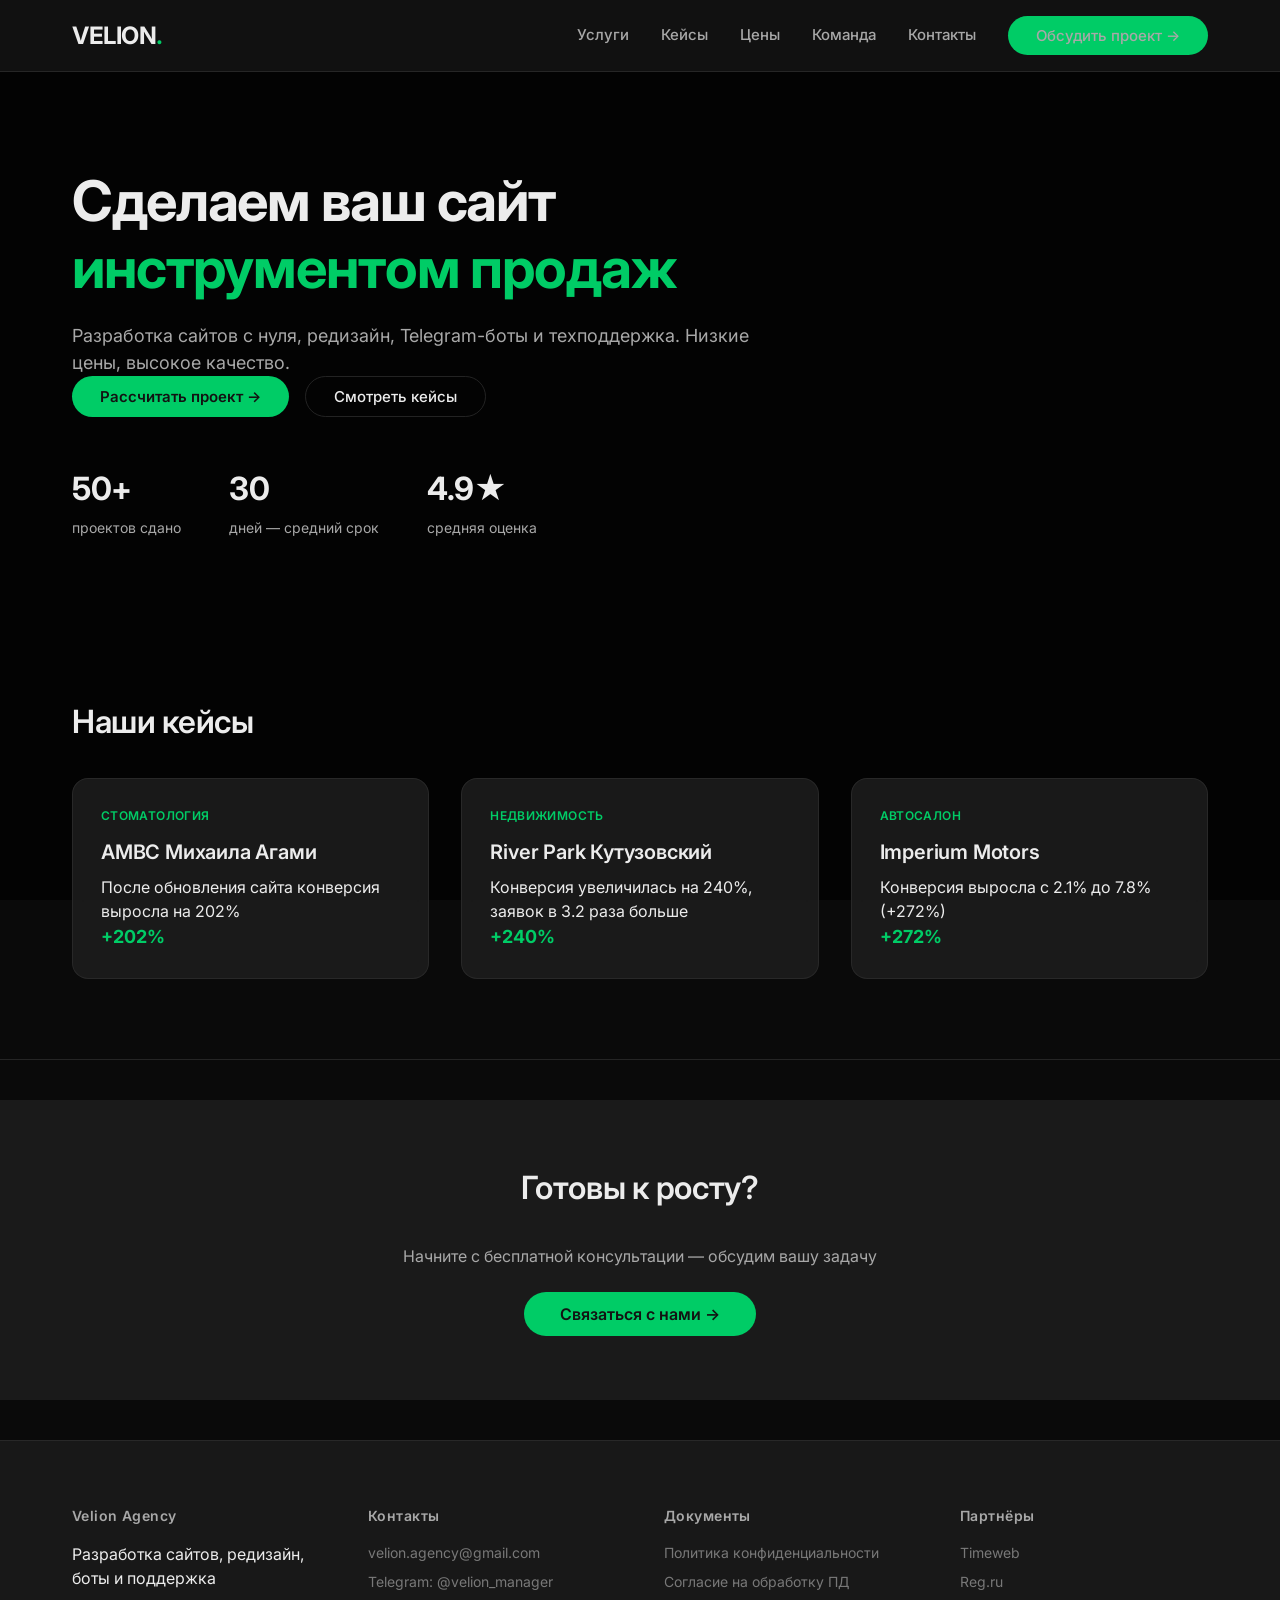
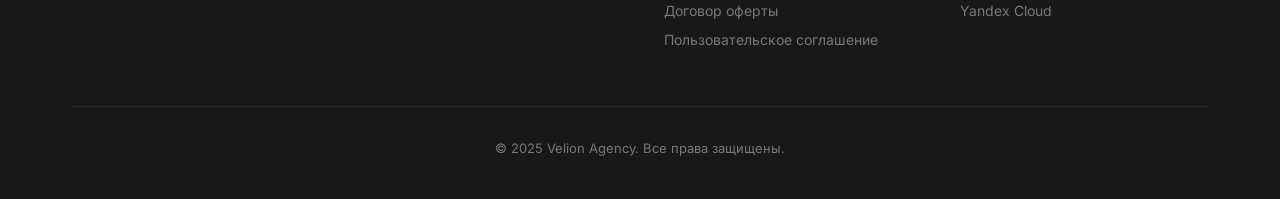
<file: index.html>
<!DOCTYPE html>
<html lang="ru">
<head>
  <meta charset="UTF-8">
  <meta name="viewport" content="width=device-width, initial-scale=1.0">
  <title>Velion Agency — разработка сайтов, редизайн, боты</title>
  <link href="https://fonts.googleapis.com/css2?family=Inter:opsz,wght@14..32,300;14..32,400;14..32,500;14..32,600;14..32,700;14..32,800&display=swap" rel="stylesheet">
  <link rel="stylesheet" href="styles.css">
</head>
<body>
  <header class="header">
    <div class="container">
      <nav class="nav">
        <a href="index.html" class="logo">VELION<span>.</span></a>
        <div class="nav-links" id="navLinks">
          <a href="services.html">Услуги</a>
          <a href="cases.html">Кейсы</a>
          <a href="prices.html">Цены</a>
          <a href="team.html">Команда</a>
          <a href="contacts.html">Контакты</a>
          <a href="prices.html" class="btn btn-primary">Обсудить проект →</a>
        </div>
        <button class="mobile-toggle" id="mobileToggle">☰</button>
      </nav>
    </div>
  </header>

  <main>
    <section class="hero">
      <div class="container">
        <div class="hero-grid">
          <h1>Сделаем ваш сайт <strong>инструментом продаж</strong></h1>
          <p class="hero-subtitle">Разработка сайтов с нуля, редизайн, Telegram-боты и техподдержка. Низкие цены, высокое качество.</p>
          <div style="display: flex; gap: 16px; flex-wrap: wrap;">
            <a href="prices.html" class="btn btn-primary">Рассчитать проект →</a>
            <a href="cases.html" class="btn btn-outline">Смотреть кейсы</a>
          </div>
          <div class="stats">
            <div class="stat"><h3>50+</h3><p>проектов сдано</p></div>
            <div class="stat"><h3>30</h3><p>дней — средний срок</p></div>
            <div class="stat"><h3>4.9★</h3><p>средняя оценка</p></div>
          </div>
        </div>
      </div>
    </section>

    <section class="section">
      <div class="container">
        <h2>Наши кейсы</h2>
        <div class="cards-grid">
          <div class="card">
            <span class="case-meta">Стоматология</span>
            <h3>AMBC Михаила Агами</h3>
            <p>После обновления сайта конверсия выросла на 202%</p>
            <div class="result-value">+202%</div>
          </div>
          <div class="card">
            <span class="case-meta">Недвижимость</span>
            <h3>River Park Кутузовский</h3>
            <p>Конверсия увеличилась на 240%, заявок в 3.2 раза больше</p>
            <div class="result-value">+240%</div>
          </div>
          <div class="card">
            <span class="case-meta">Автосалон</span>
            <h3>Imperium Motors</h3>
            <p>Конверсия выросла с 2.1% до 7.8% (+272%)</p>
            <div class="result-value">+272%</div>
          </div>
        </div>
      </div>
    </section>

    <section class="section cta-section">
      <div class="container">
        <h2>Готовы к росту?</h2>
        <p>Начните с бесплатной консультации — обсудим вашу задачу</p>
        <a href="contacts.html" class="btn btn-primary btn-large">Связаться с нами →</a>
      </div>
    </section>
  </main>

  <footer class="footer">
    <div class="container">
      <div class="footer-grid">
        <div><h4>Velion Agency</h4><p>Разработка сайтов, редизайн, боты и поддержка</p></div>
        <div><h4>Контакты</h4><a href="mailto:velion.agency@gmail.com">velion.agency@gmail.com</a><a href="https://t.me/velion_manager" target="_blank">Telegram: @velion_manager</a></div>
        <div><h4>Документы</h4><a href="privacy.html">Политика конфиденциальности</a><a href="consent.html">Согласие на обработку ПД</a><a href="offer.html">Договор оферты</a><a href="terms.html">Пользовательское соглашение</a></div>
        <div><h4>Партнёры</h4><span>Timeweb</span><span>Reg.ru</span><span>Yandex Cloud</span></div>
      </div>
      <div class="copyright">© 2025 Velion Agency. Все права защищены.</div>
    </div>
  </footer>
  <script src="script.js"></script>
</body>
</html>
</file>
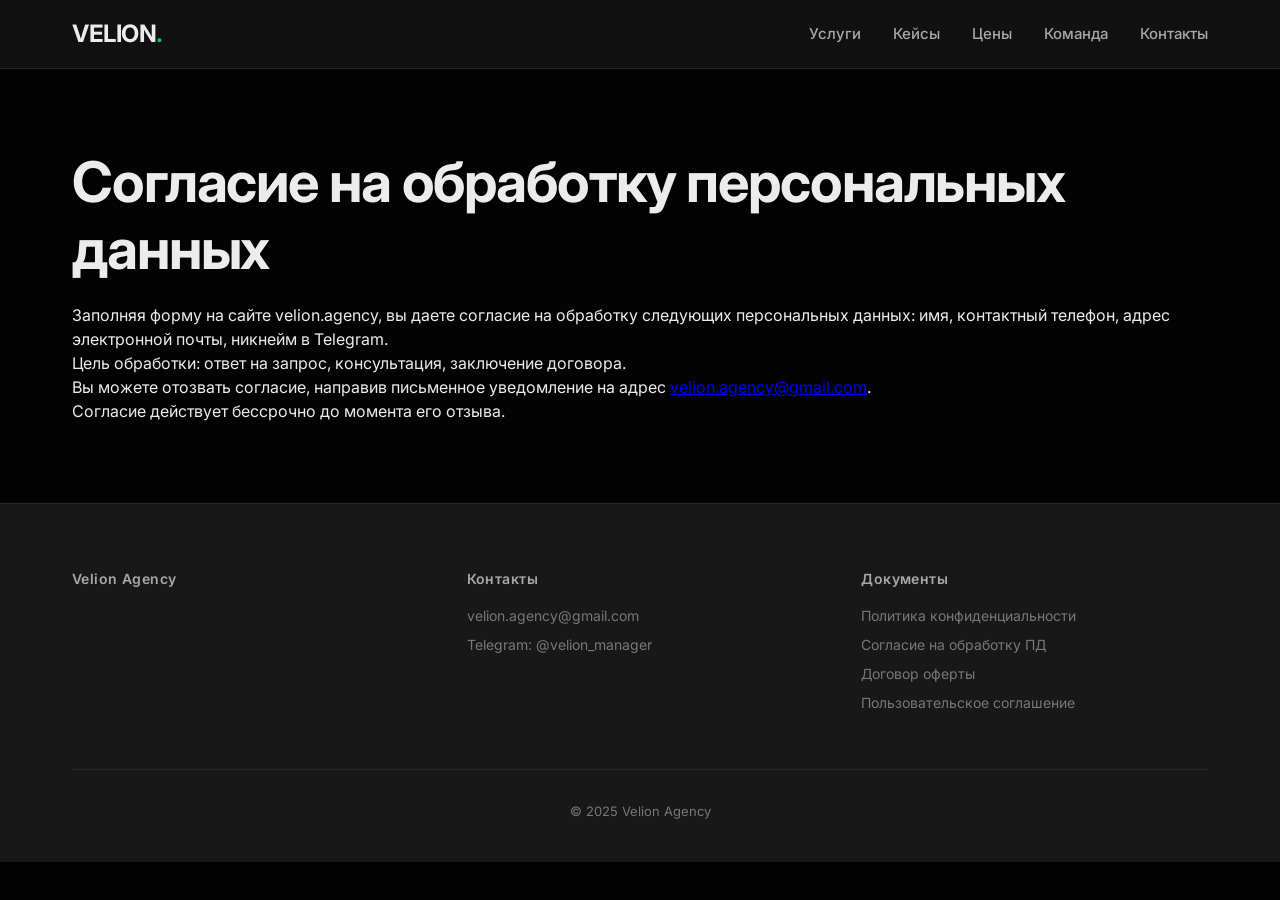
<file: consent.html>
<!DOCTYPE html>
<html lang="ru">
<head>
  <meta charset="UTF-8">
  <meta name="viewport" content="width=device-width, initial-scale=1.0">
  <title>Согласие на обработку персональных данных — Velion Agency</title>
  <link href="https://fonts.googleapis.com/css2?family=Inter:opsz,wght@14..32,300;14..32,400;14..32,500;14..32,600;14..32,700&display=swap" rel="stylesheet">
  <link rel="stylesheet" href="styles.css">
</head>
<body>
  <header class="header">
    <div class="container">
      <nav class="nav">
        <a href="index.html" class="logo">VELION<span>.</span></a>
        <div class="nav-links" id="navLinks">
          <a href="services.html">Услуги</a>
          <a href="cases.html">Кейсы</a>
          <a href="prices.html">Цены</a>
          <a href="team.html">Команда</a>
          <a href="contacts.html">Контакты</a>
        </div>
        <button class="mobile-toggle" id="mobileToggle">☰</button>
      </nav>
    </div>
  </header>

  <main>
    <section class="section">
      <div class="container">
        <h1>Согласие на обработку персональных данных</h1>
        <p>Заполняя форму на сайте velion.agency, вы даете согласие на обработку следующих персональных данных: имя, контактный телефон, адрес электронной почты, никнейм в Telegram.</p>
        <p>Цель обработки: ответ на запрос, консультация, заключение договора.</p>
        <p>Вы можете отозвать согласие, направив письменное уведомление на адрес <a href="mailto:velion.agency@gmail.com">velion.agency@gmail.com</a>.</p>
        <p>Согласие действует бессрочно до момента его отзыва.</p>
      </div>
    </section>
  </main>

  <footer class="footer">
    <div class="container">
      <div class="footer-grid">
        <div><h4>Velion Agency</h4></div>
        <div><h4>Контакты</h4><a href="mailto:velion.agency@gmail.com">velion.agency@gmail.com</a><a href="https://t.me/velion_manager">Telegram: @velion_manager</a></div>
        <div><h4>Документы</h4><a href="privacy.html">Политика конфиденциальности</a><a href="consent.html">Согласие на обработку ПД</a><a href="offer.html">Договор оферты</a><a href="terms.html">Пользовательское соглашение</a></div>
      </div>
      <div class="copyright">© 2025 Velion Agency</div>
    </div>
  </footer>
  <script src="script.js"></script>
</body>
</html>
</file>
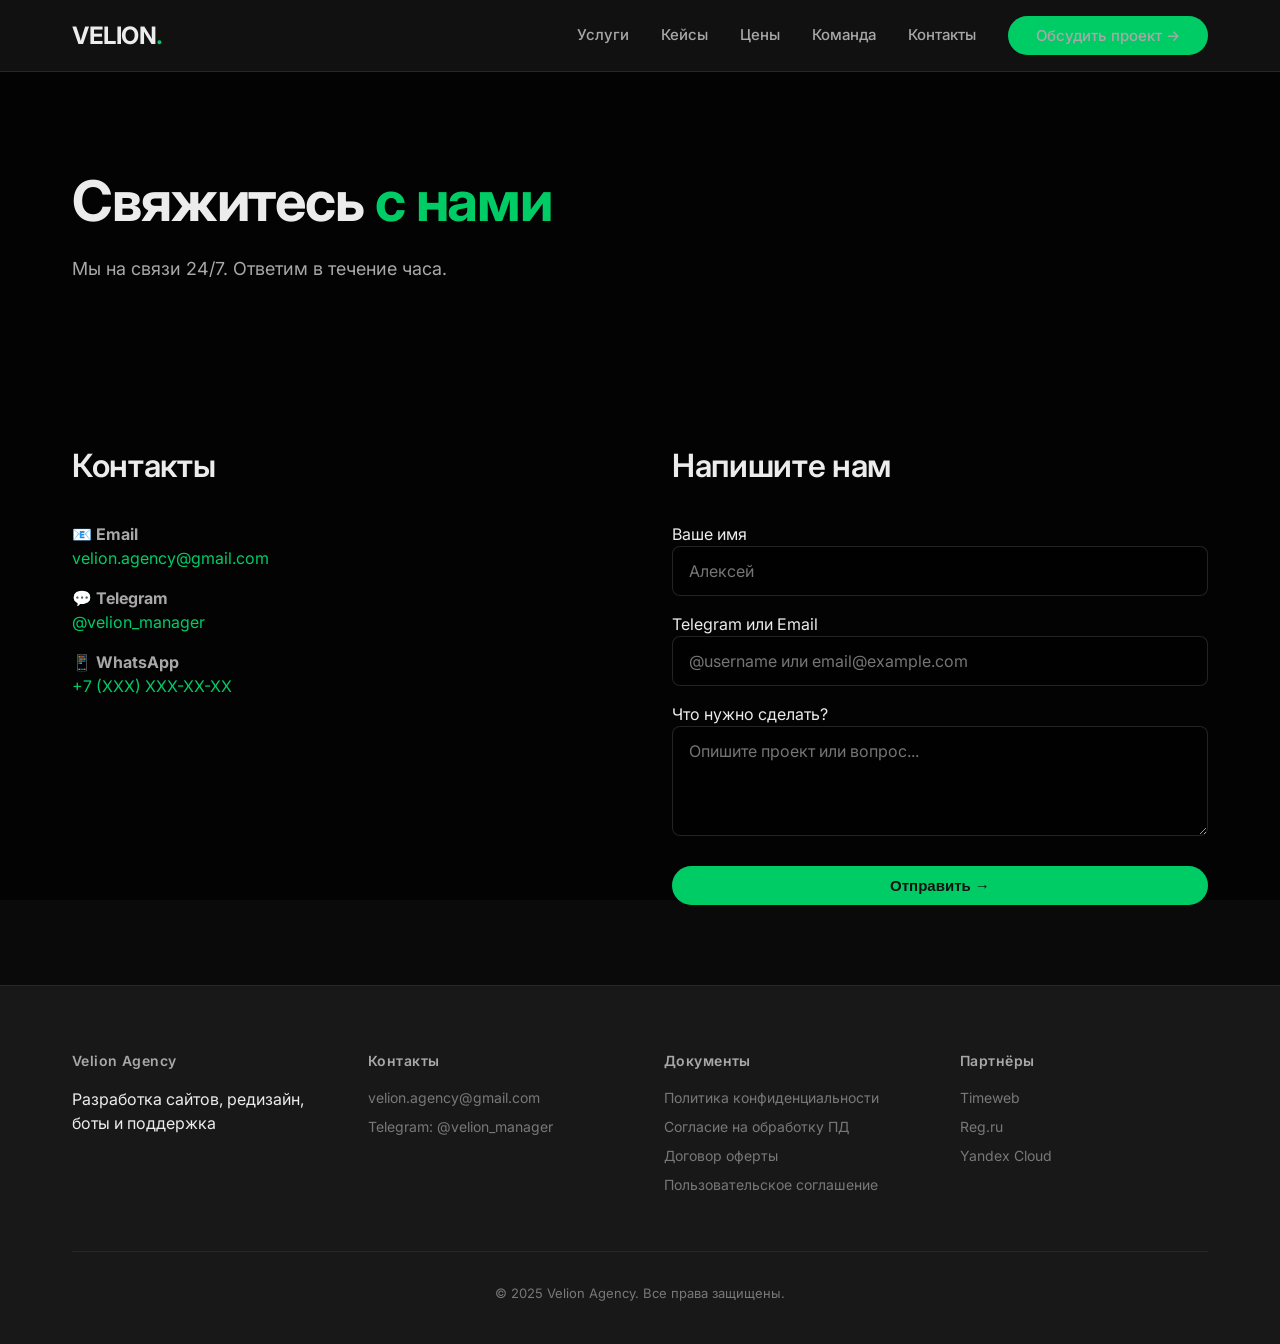
<file: contacts.html>
<!DOCTYPE html>
<html lang="ru">
<head>
  <meta charset="UTF-8">
  <meta name="viewport" content="width=device-width, initial-scale=1.0">
  <title>Контакты — Velion Agency</title>
  <link href="https://fonts.googleapis.com/css2?family=Inter:opsz,wght@14..32,300;14..32,400;14..32,500;14..32,600;14..32,700;14..32,800&display=swap" rel="stylesheet">
  <link rel="stylesheet" href="styles.css">
</head>
<body>
  <header class="header">
    <div class="container">
      <nav class="nav">
        <a href="index.html" class="logo">VELION<span>.</span></a>
        <div class="nav-links" id="navLinks">
          <a href="services.html">Услуги</a>
          <a href="cases.html">Кейсы</a>
          <a href="prices.html">Цены</a>
          <a href="team.html">Команда</a>
          <a href="contacts.html">Контакты</a>
          <a href="prices.html" class="btn btn-primary">Обсудить проект →</a>
        </div>
        <button class="mobile-toggle" id="mobileToggle">☰</button>
      </nav>
    </div>
  </header>

  <main>
    <section class="hero">
      <div class="container">
        <div class="hero-grid">
          <h1>Свяжитесь <strong>с нами</strong></h1>
          <p class="hero-subtitle">Мы на связи 24/7. Ответим в течение часа.</p>
        </div>
      </div>
    </section>

    <section class="section">
      <div class="container">
        <div class="contacts-grid">
          <div class="contact-info">
            <h2>Контакты</h2>
            <div style="margin-top: 24px;">
              <p><strong>📧 Email</strong><br><a href="mailto:velion.agency@gmail.com">velion.agency@gmail.com</a></p>
              <p><strong>💬 Telegram</strong><br><a href="https://t.me/velion_manager" target="_blank">@velion_manager</a></p>
              <p><strong>📱 WhatsApp</strong><br><a href="https://wa.me/70000000000" target="_blank">+7 (XXX) XXX-XX-XX</a></p>
            </div>
          </div>

          <div>
            <h2>Напишите нам</h2>
            <form style="margin-top: 24px;">
              <div style="margin-bottom: 16px;">
                <label>Ваше имя</label>
                <input type="text" placeholder="Алексей">
              </div>
              <div style="margin-bottom: 16px;">
                <label>Telegram или Email</label>
                <input type="text" placeholder="@username или email@example.com">
              </div>
              <div style="margin-bottom: 24px;">
                <label>Что нужно сделать?</label>
                <textarea rows="4" placeholder="Опишите проект или вопрос..."></textarea>
              </div>
              <button type="submit" class="btn btn-primary" style="width: 100%;">Отправить →</button>
            </form>
          </div>
        </div>
      </div>
    </section>
  </main>

  <footer class="footer">
    <div class="container">
      <div class="footer-grid">
        <div>
          <h4>Velion Agency</h4>
          <p>Разработка сайтов, редизайн, боты и поддержка</p>
        </div>
        <div>
          <h4>Контакты</h4>
          <a href="mailto:velion.agency@gmail.com">velion.agency@gmail.com</a>
          <a href="https://t.me/velion_manager" target="_blank">Telegram: @velion_manager</a>
        </div>
        <div>
          <h4>Документы</h4>
          <a href="privacy.html">Политика конфиденциальности</a>
          <a href="consent.html">Согласие на обработку ПД</a>
          <a href="offer.html">Договор оферты</a>
          <a href="terms.html">Пользовательское соглашение</a>
        </div>
        <div>
          <h4>Партнёры</h4>
          <span>Timeweb</span>
          <span>Reg.ru</span>
          <span>Yandex Cloud</span>
        </div>
      </div>
      <div class="copyright">© 2025 Velion Agency. Все права защищены.</div>
    </div>
  </footer>
  <script src="script.js"></script>
</body>
</html>
</file>
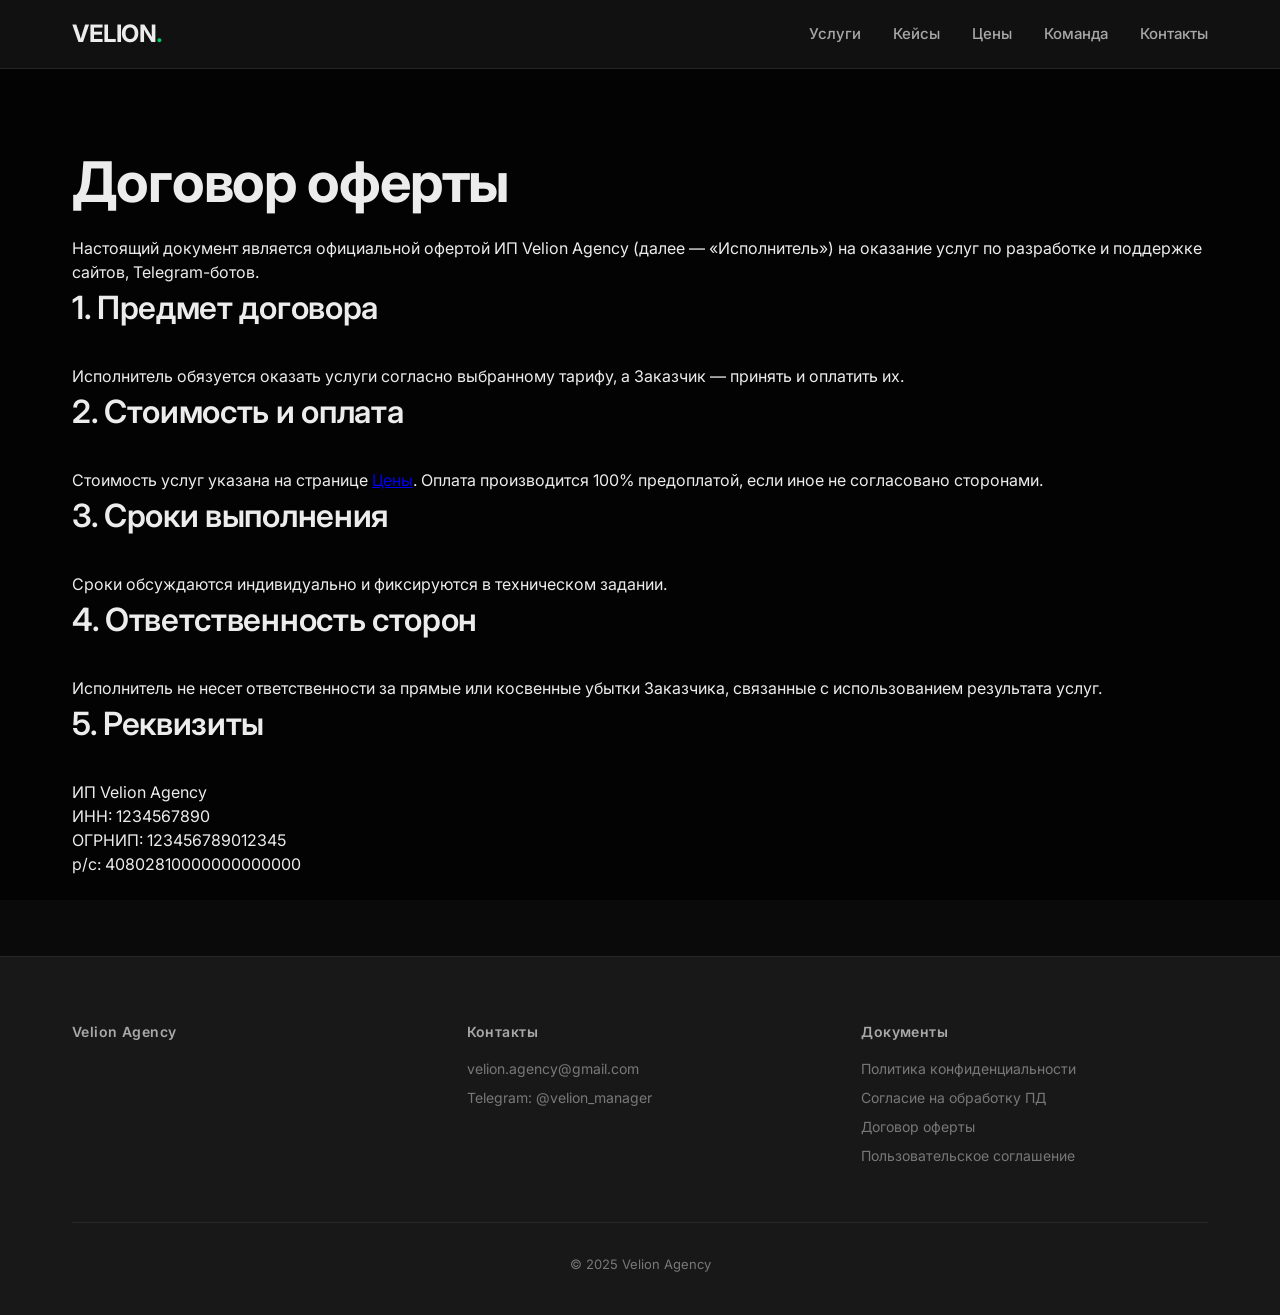
<file: offer.html>
<!DOCTYPE html>
<html lang="ru">
<head>
  <meta charset="UTF-8">
  <meta name="viewport" content="width=device-width, initial-scale=1.0">
  <title>Договор оферты — Velion Agency</title>
  <link href="https://fonts.googleapis.com/css2?family=Inter:opsz,wght@14..32,300;14..32,400;14..32,500;14..32,600;14..32,700&display=swap" rel="stylesheet">
  <link rel="stylesheet" href="styles.css">
</head>
<body>
  <header class="header">
    <div class="container">
      <nav class="nav">
        <a href="index.html" class="logo">VELION<span>.</span></a>
        <div class="nav-links" id="navLinks">
          <a href="services.html">Услуги</a>
          <a href="cases.html">Кейсы</a>
          <a href="prices.html">Цены</a>
          <a href="team.html">Команда</a>
          <a href="contacts.html">Контакты</a>
        </div>
        <button class="mobile-toggle" id="mobileToggle">☰</button>
      </nav>
    </div>
  </header>

  <main>
    <section class="section">
      <div class="container">
        <h1>Договор оферты</h1>
        <p>Настоящий документ является официальной офертой ИП Velion Agency (далее — «Исполнитель») на оказание услуг по разработке и поддержке сайтов, Telegram-ботов.</p>
        
        <h2>1. Предмет договора</h2>
        <p>Исполнитель обязуется оказать услуги согласно выбранному тарифу, а Заказчик — принять и оплатить их.</p>
        
        <h2>2. Стоимость и оплата</h2>
        <p>Стоимость услуг указана на странице <a href="prices.html">Цены</a>. Оплата производится 100% предоплатой, если иное не согласовано сторонами.</p>
        
        <h2>3. Сроки выполнения</h2>
        <p>Сроки обсуждаются индивидуально и фиксируются в техническом задании.</p>
        
        <h2>4. Ответственность сторон</h2>
        <p>Исполнитель не несет ответственности за прямые или косвенные убытки Заказчика, связанные с использованием результата услуг.</p>
        
        <h2>5. Реквизиты</h2>
        <p>ИП Velion Agency<br>ИНН: 1234567890<br>ОГРНИП: 123456789012345<br>р/с: 40802810000000000000</p>
      </div>
    </section>
  </main>

  <footer class="footer">
    <div class="container">
      <div class="footer-grid">
        <div><h4>Velion Agency</h4></div>
        <div><h4>Контакты</h4><a href="mailto:velion.agency@gmail.com">velion.agency@gmail.com</a><a href="https://t.me/velion_manager">Telegram: @velion_manager</a></div>
        <div><h4>Документы</h4><a href="privacy.html">Политика конфиденциальности</a><a href="consent.html">Согласие на обработку ПД</a><a href="offer.html">Договор оферты</a><a href="terms.html">Пользовательское соглашение</a></div>
      </div>
      <div class="copyright">© 2025 Velion Agency</div>
    </div>
  </footer>
  <script src="script.js"></script>
</body>
</html>
</file>
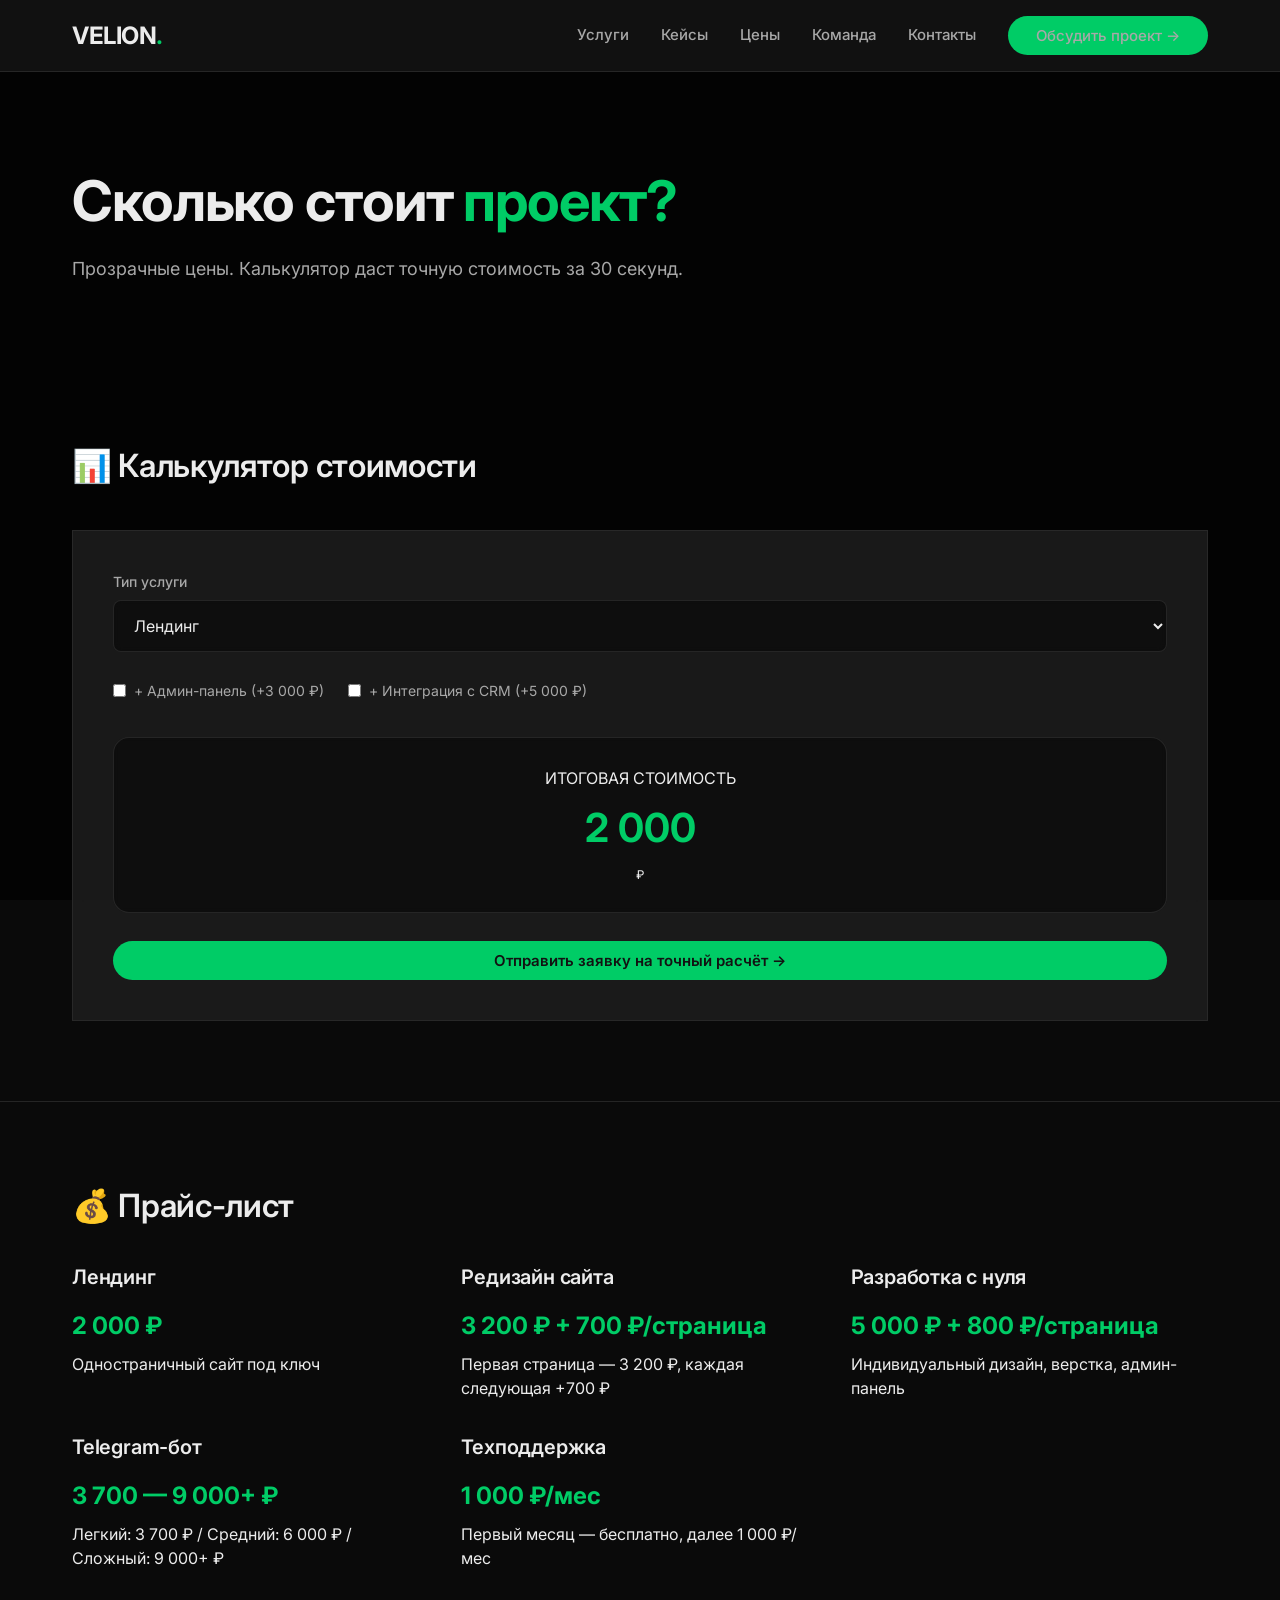
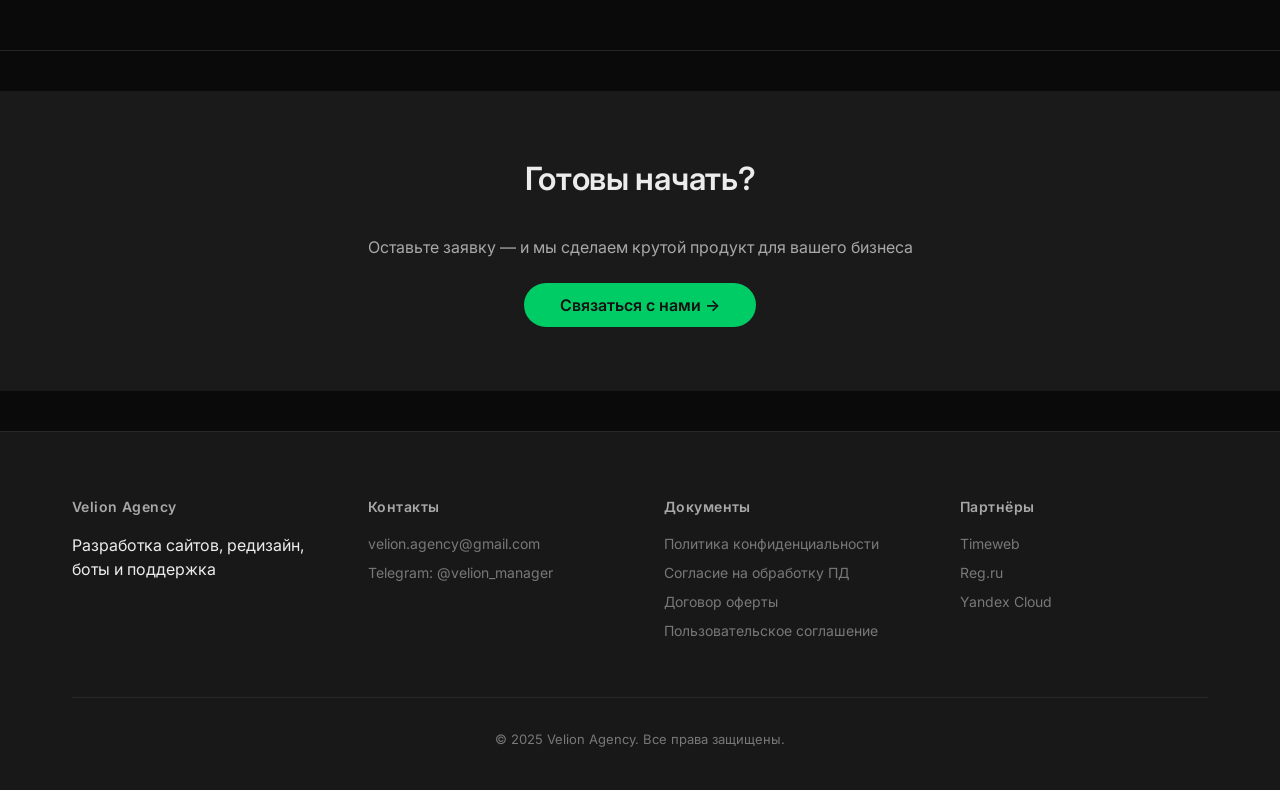
<file: prices.html>
<!DOCTYPE html>
<html lang="ru">
<head>
  <meta charset="UTF-8">
  <meta name="viewport" content="width=device-width, initial-scale=1.0">
  <title>Цены и калькулятор — Velion Agency</title>
  <link href="https://fonts.googleapis.com/css2?family=Inter:opsz,wght@14..32,300;14..32,400;14..32,500;14..32,600;14..32,700;14..32,800&display=swap" rel="stylesheet">
  <link rel="stylesheet" href="styles.css">
</head>
<body>
  <header class="header">
    <div class="container">
      <nav class="nav">
        <a href="index.html" class="logo">VELION<span>.</span></a>
        <div class="nav-links" id="navLinks">
          <a href="services.html">Услуги</a>
          <a href="cases.html">Кейсы</a>
          <a href="prices.html">Цены</a>
          <a href="team.html">Команда</a>
          <a href="contacts.html">Контакты</a>
          <a href="prices.html" class="btn btn-primary">Обсудить проект →</a>
        </div>
        <button class="mobile-toggle" id="mobileToggle">☰</button>
      </nav>
    </div>
  </header>

  <main>
    <section class="hero">
      <div class="container">
        <div class="hero-grid">
          <h1>Сколько стоит <strong>проект?</strong></h1>
          <p class="hero-subtitle">Прозрачные цены. Калькулятор даст точную стоимость за 30 секунд.</p>
        </div>
      </div>
    </section>

    <!-- Калькулятор -->
    <section class="section">
      <div class="container">
        <h2>📊 Калькулятор стоимости</h2>
        <div class="calculator">
          <div class="calc-field">
            <label>Тип услуги</label>
            <select id="serviceType">
              <option value="landing">Лендинг</option>
              <option value="redesign">Редизайн сайта</option>
              <option value="from-scratch">Разработка сайта с нуля</option>
              <option value="bot">Telegram-бот</option>
              <option value="support">Техподдержка</option>
            </select>
          </div>

          <div class="calc-field" id="pagesField" style="display:none;">
            <label>Количество страниц</label>
            <input type="number" id="pages" value="1" min="1" max="50">
          </div>

          <div class="calc-field" id="complexityField" style="display:none;">
            <label>Сложность бота</label>
            <select id="complexity">
              <option value="easy">Легкий — 3 700 ₽</option>
              <option value="medium">Средний — 6 000 ₽</option>
              <option value="hard">Сложный — 9 000 ₽+</option>
            </select>
          </div>

          <div class="calc-field">
            <div class="checkbox-group">
              <label><input type="checkbox" id="needsAdmin"> + Админ-панель (+3 000 ₽)</label>
              <label><input type="checkbox" id="needsCrm"> + Интеграция с CRM (+5 000 ₽)</label>
            </div>
          </div>

          <div class="price-result">
            <div style="margin-bottom: 8px;">ИТОГОВАЯ СТОИМОСТЬ</div>
            <div class="total" id="calculatedPrice">2 000</div>
            <div style="font-size: 0.75rem; margin-top: 8px;">₽</div>
          </div>

          <a href="contacts.html" class="btn btn-primary" style="width: 100%; text-align: center; justify-content: center;">Отправить заявку на точный расчёт →</a>
        </div>
      </div>
    </section>

    <!-- Прайс-лист -->
    <section class="section">
      <div class="container">
        <h2>💰 Прайс-лист</h2>
        <div class="cards-grid">
          <div class="price-card">
            <h3>Лендинг</h3>
            <div class="price">2 000 ₽</div>
            <p>Одностраничный сайт под ключ</p>
          </div>
          <div class="price-card">
            <h3>Редизайн сайта</h3>
            <div class="price">3 200 ₽ + 700 ₽/страница</div>
            <p>Первая страница — 3 200 ₽, каждая следующая +700 ₽</p>
          </div>
          <div class="price-card">
            <h3>Разработка с нуля</h3>
            <div class="price">5 000 ₽ + 800 ₽/страница</div>
            <p>Индивидуальный дизайн, верстка, админ-панель</p>
          </div>
          <div class="price-card">
            <h3>Telegram-бот</h3>
            <div class="price">3 700 — 9 000+ ₽</div>
            <p>Легкий: 3 700 ₽ / Средний: 6 000 ₽ / Сложный: 9 000+ ₽</p>
          </div>
          <div class="price-card">
            <h3>Техподдержка</h3>
            <div class="price">1 000 ₽/мес</div>
            <p>Первый месяц — бесплатно, далее 1 000 ₽/мес</p>
          </div>
        </div>
      </div>
    </section>

    <section class="section cta-section">
      <div class="container">
        <h2>Готовы начать?</h2>
        <p>Оставьте заявку — и мы сделаем крутой продукт для вашего бизнеса</p>
        <a href="contacts.html" class="btn btn-primary btn-large">Связаться с нами →</a>
      </div>
    </section>
  </main>

  <footer class="footer">
    <div class="container">
      <div class="footer-grid">
        <div>
          <h4>Velion Agency</h4>
          <p>Разработка сайтов, редизайн, боты и поддержка</p>
        </div>
        <div>
          <h4>Контакты</h4>
          <a href="mailto:velion.agency@gmail.com">velion.agency@gmail.com</a>
          <a href="https://t.me/velion_manager" target="_blank">Telegram: @velion_manager</a>
        </div>
        <div>
          <h4>Документы</h4>
          <a href="privacy.html">Политика конфиденциальности</a>
          <a href="consent.html">Согласие на обработку ПД</a>
          <a href="offer.html">Договор оферты</a>
          <a href="terms.html">Пользовательское соглашение</a>
        </div>
        <div>
          <h4>Партнёры</h4>
          <span>Timeweb</span>
          <span>Reg.ru</span>
          <span>Yandex Cloud</span>
        </div>
      </div>
      <div class="copyright">© 2025 Velion Agency. Все права защищены.</div>
    </div>
  </footer>
  <script src="script.js"></script>
</body>
</html>
</file>
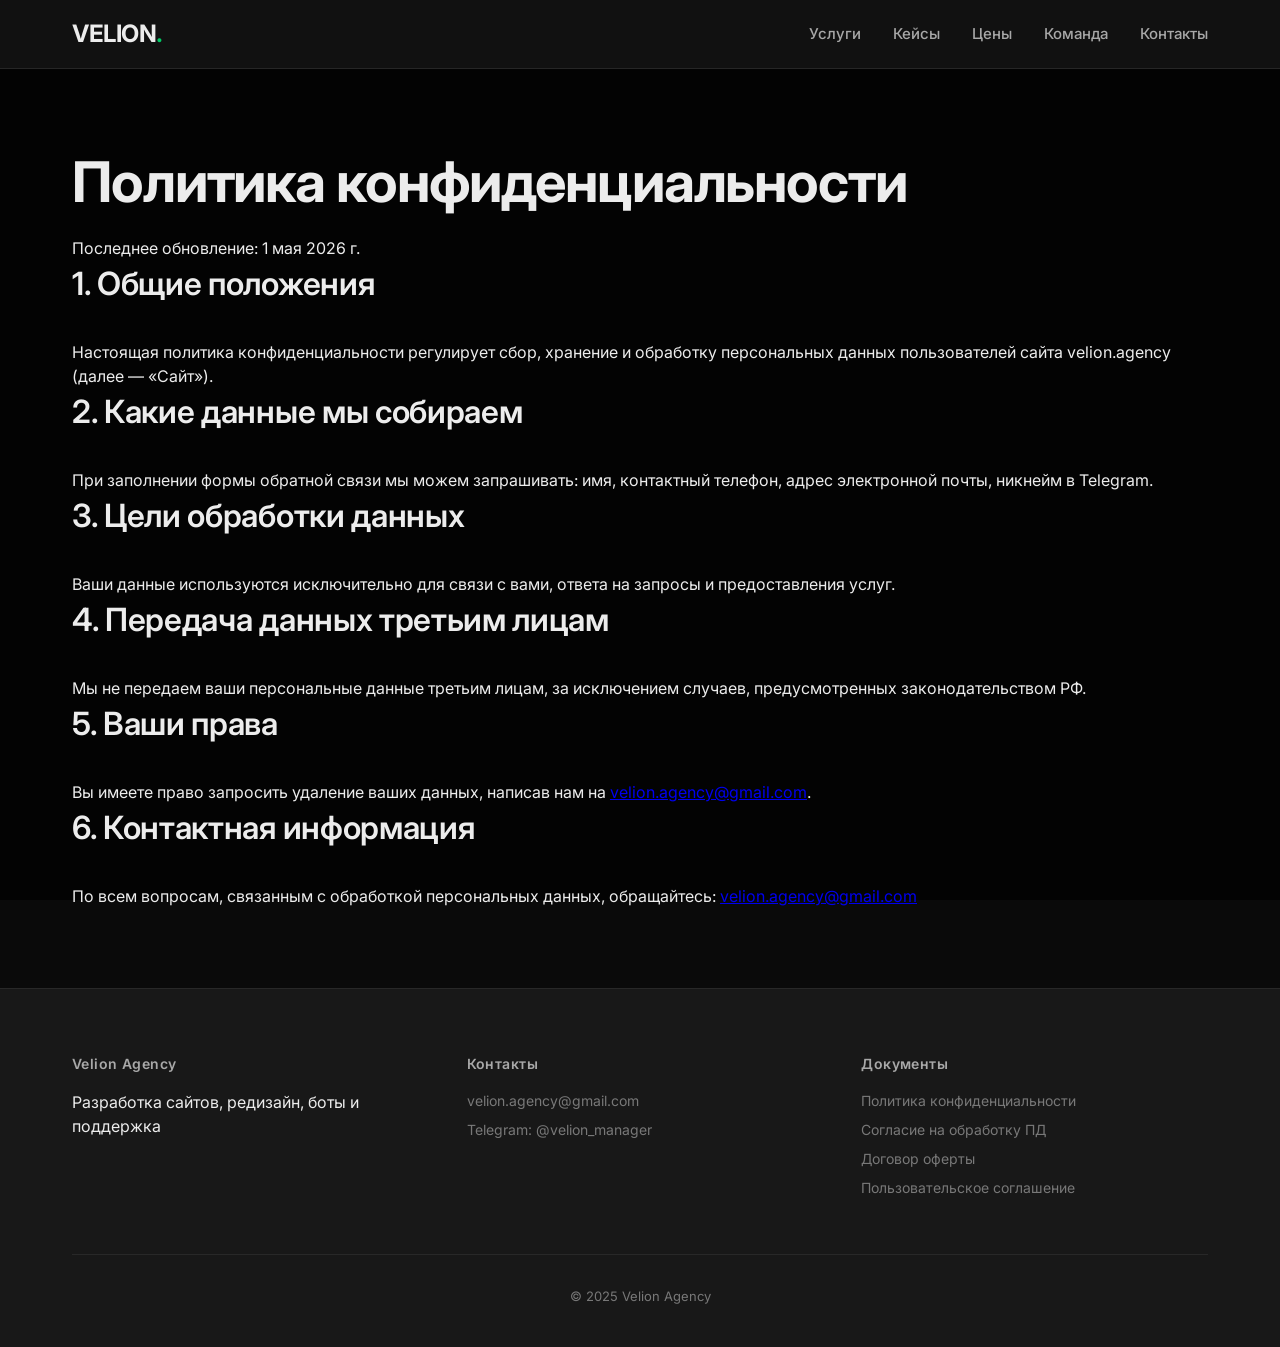
<file: privacy.html>
<!DOCTYPE html>
<html lang="ru">
<head>
  <meta charset="UTF-8">
  <meta name="viewport" content="width=device-width, initial-scale=1.0">
  <title>Политика конфиденциальности — Velion Agency</title>
  <link href="https://fonts.googleapis.com/css2?family=Inter:opsz,wght@14..32,300;14..32,400;14..32,500;14..32,600;14..32,700&display=swap" rel="stylesheet">
  <link rel="stylesheet" href="styles.css">
</head>
<body>
  <header class="header">
    <div class="container">
      <nav class="nav">
        <a href="index.html" class="logo">VELION<span>.</span></a>
        <div class="nav-links" id="navLinks">
          <a href="services.html">Услуги</a>
          <a href="cases.html">Кейсы</a>
          <a href="prices.html">Цены</a>
          <a href="team.html">Команда</a>
          <a href="contacts.html">Контакты</a>
        </div>
        <button class="mobile-toggle" id="mobileToggle">☰</button>
      </nav>
    </div>
  </header>

  <main>
    <section class="section">
      <div class="container">
        <h1>Политика конфиденциальности</h1>
        <p>Последнее обновление: 1 мая 2026 г.</p>
        
        <h2>1. Общие положения</h2>
        <p>Настоящая политика конфиденциальности регулирует сбор, хранение и обработку персональных данных пользователей сайта velion.agency (далее — «Сайт»).</p>
        
        <h2>2. Какие данные мы собираем</h2>
        <p>При заполнении формы обратной связи мы можем запрашивать: имя, контактный телефон, адрес электронной почты, никнейм в Telegram.</p>
        
        <h2>3. Цели обработки данных</h2>
        <p>Ваши данные используются исключительно для связи с вами, ответа на запросы и предоставления услуг.</p>
        
        <h2>4. Передача данных третьим лицам</h2>
        <p>Мы не передаем ваши персональные данные третьим лицам, за исключением случаев, предусмотренных законодательством РФ.</p>
        
        <h2>5. Ваши права</h2>
        <p>Вы имеете право запросить удаление ваших данных, написав нам на <a href="mailto:velion.agency@gmail.com">velion.agency@gmail.com</a>.</p>
        
        <h2>6. Контактная информация</h2>
        <p>По всем вопросам, связанным с обработкой персональных данных, обращайтесь: <a href="mailto:velion.agency@gmail.com">velion.agency@gmail.com</a></p>
      </div>
    </section>
  </main>

  <footer class="footer">
    <div class="container">
      <div class="footer-grid">
        <div><h4>Velion Agency</h4><p>Разработка сайтов, редизайн, боты и поддержка</p></div>
        <div><h4>Контакты</h4><a href="mailto:velion.agency@gmail.com">velion.agency@gmail.com</a><a href="https://t.me/velion_manager">Telegram: @velion_manager</a></div>
        <div><h4>Документы</h4><a href="privacy.html">Политика конфиденциальности</a><a href="consent.html">Согласие на обработку ПД</a><a href="offer.html">Договор оферты</a><a href="terms.html">Пользовательское соглашение</a></div>
      </div>
      <div class="copyright">© 2025 Velion Agency</div>
    </div>
  </footer>
  <script src="script.js"></script>
</body>
</html>
</file>
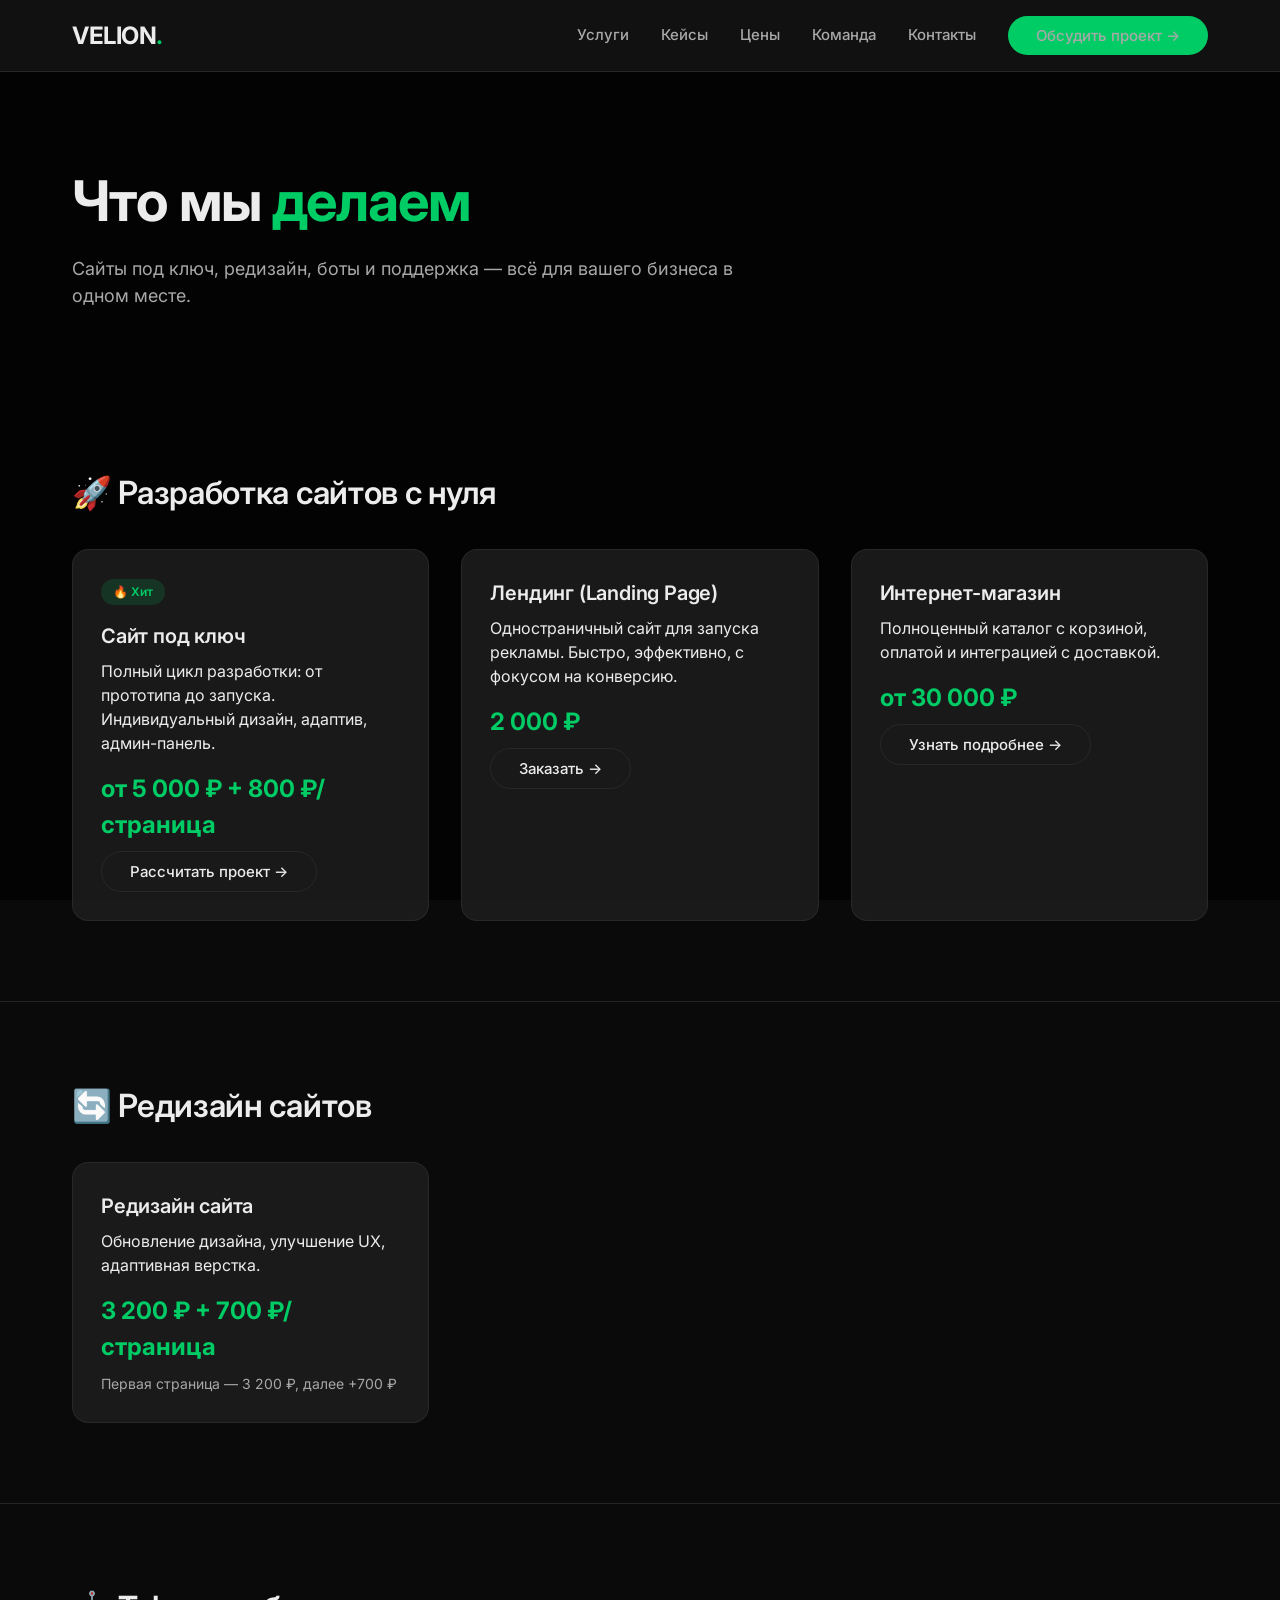
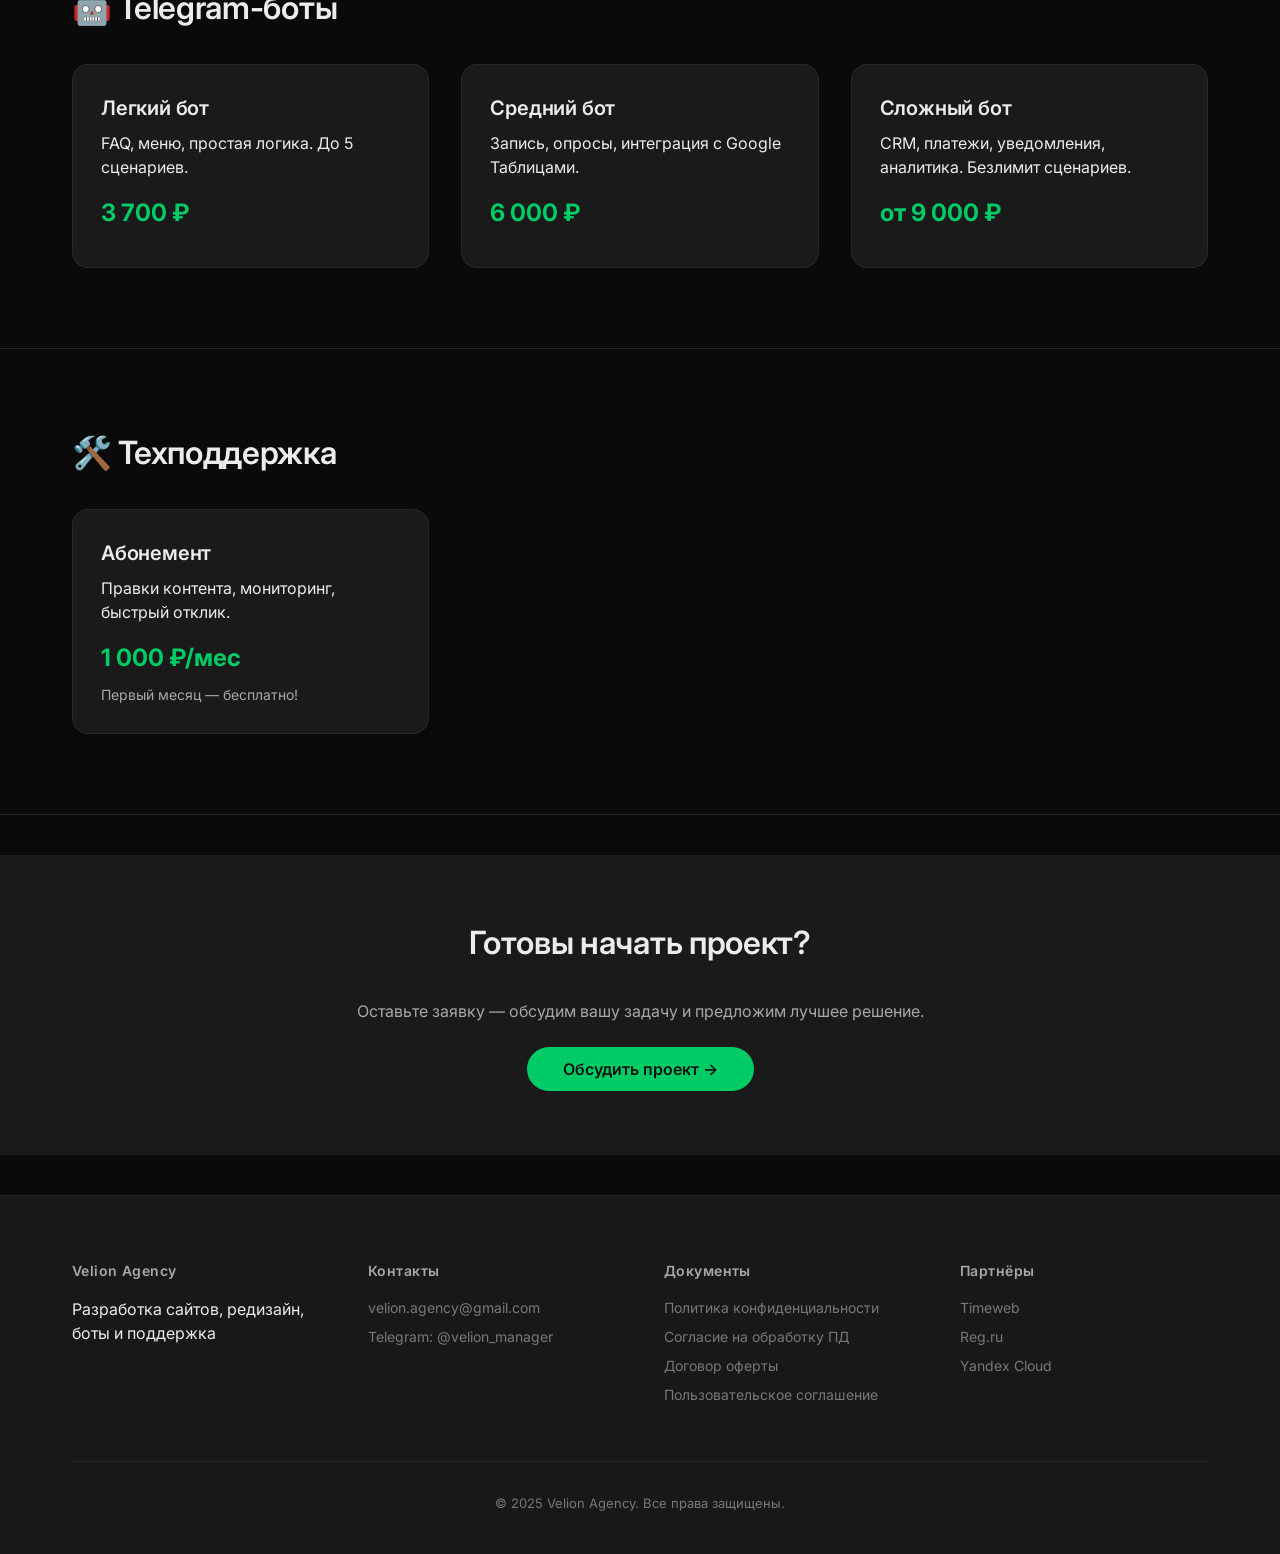
<file: services.html>
<!DOCTYPE html>
<html lang="ru">
<head>
  <meta charset="UTF-8">
  <meta name="viewport" content="width=device-width, initial-scale=1.0">
  <title>Услуги — Velion Agency</title>
  <link href="https://fonts.googleapis.com/css2?family=Inter:opsz,wght@14..32,300;14..32,400;14..32,500;14..32,600;14..32,700;14..32,800&display=swap" rel="stylesheet">
  <link rel="stylesheet" href="styles.css">
</head>
<body>
  <header class="header">
    <div class="container">
      <nav class="nav">
        <a href="index.html" class="logo">VELION<span>.</span></a>
        <div class="nav-links" id="navLinks">
          <a href="services.html">Услуги</a>
          <a href="cases.html">Кейсы</a>
          <a href="prices.html">Цены</a>
          <a href="team.html">Команда</a>
          <a href="contacts.html">Контакты</a>
          <a href="prices.html" class="btn btn-primary">Обсудить проект →</a>
        </div>
        <button class="mobile-toggle" id="mobileToggle">☰</button>
      </nav>
    </div>
  </header>

  <main>
    <section class="hero">
      <div class="container">
        <div class="hero-grid">
          <h1>Что мы <strong>делаем</strong></h1>
          <p class="hero-subtitle">Сайты под ключ, редизайн, боты и поддержка — всё для вашего бизнеса в одном месте.</p>
        </div>
      </div>
    </section>

    <!-- Разработка с нуля -->
    <section class="section">
      <div class="container">
        <h2>🚀 Разработка сайтов с нуля</h2>
        <div class="cards-grid">
          <div class="card card-featured">
            <div class="card-badge">🔥 Хит</div>
            <h3>Сайт под ключ</h3>
            <p>Полный цикл разработки: от прототипа до запуска. Индивидуальный дизайн, адаптив, админ-панель.</p>
            <div class="price">от 5 000 ₽ + 800 ₽/страница</div>
            <a href="prices.html" class="btn btn-outline">Рассчитать проект →</a>
          </div>
          <div class="card">
            <h3>Лендинг (Landing Page)</h3>
            <p>Одностраничный сайт для запуска рекламы. Быстро, эффективно, с фокусом на конверсию.</p>
            <div class="price">2 000 ₽</div>
            <a href="prices.html" class="btn btn-outline">Заказать →</a>
          </div>
          <div class="card">
            <h3>Интернет-магазин</h3>
            <p>Полноценный каталог с корзиной, оплатой и интеграцией с доставкой.</p>
            <div class="price">от 30 000 ₽</div>
            <a href="prices.html" class="btn btn-outline">Узнать подробнее →</a>
          </div>
        </div>
      </div>
    </section>

    <!-- Редизайн -->
    <section class="section">
      <div class="container">
        <h2>🔄 Редизайн сайтов</h2>
        <div class="cards-grid">
          <div class="card">
            <h3>Редизайн сайта</h3>
            <p>Обновление дизайна, улучшение UX, адаптивная верстка.</p>
            <div class="price">3 200 ₽ + 700 ₽/страница</div>
            <div class="term">Первая страница — 3 200 ₽, далее +700 ₽</div>
          </div>
        </div>
      </div>
    </section>

    <!-- Telegram-боты -->
    <section class="section">
      <div class="container">
        <h2>🤖 Telegram-боты</h2>
        <div class="cards-grid">
          <div class="card">
            <h3>Легкий бот</h3>
            <p>FAQ, меню, простая логика. До 5 сценариев.</p>
            <div class="price">3 700 ₽</div>
          </div>
          <div class="card">
            <h3>Средний бот</h3>
            <p>Запись, опросы, интеграция с Google Таблицами.</p>
            <div class="price">6 000 ₽</div>
          </div>
          <div class="card">
            <h3>Сложный бот</h3>
            <p>CRM, платежи, уведомления, аналитика. Безлимит сценариев.</p>
            <div class="price">от 9 000 ₽</div>
          </div>
        </div>
      </div>
    </section>

    <!-- Техподдержка -->
    <section class="section">
      <div class="container">
        <h2>🛠️ Техподдержка</h2>
        <div class="cards-grid">
          <div class="card">
            <h3>Абонемент</h3>
            <p>Правки контента, мониторинг, быстрый отклик.</p>
            <div class="price">1 000 ₽/мес</div>
            <div class="term">Первый месяц — бесплатно!</div>
          </div>
        </div>
      </div>
    </section>

    <section class="section cta-section">
      <div class="container">
        <h2>Готовы начать проект?</h2>
        <p>Оставьте заявку — обсудим вашу задачу и предложим лучшее решение.</p>
        <a href="prices.html" class="btn btn-primary btn-large">Обсудить проект →</a>
      </div>
    </section>
  </main>

  <footer class="footer">
    <div class="container">
      <div class="footer-grid">
        <div>
          <h4>Velion Agency</h4>
          <p>Разработка сайтов, редизайн, боты и поддержка</p>
        </div>
        <div>
          <h4>Контакты</h4>
          <a href="mailto:velion.agency@gmail.com">velion.agency@gmail.com</a>
          <a href="https://t.me/velion_manager" target="_blank">Telegram: @velion_manager</a>
        </div>
        <div>
          <h4>Документы</h4>
          <a href="privacy.html">Политика конфиденциальности</a>
          <a href="consent.html">Согласие на обработку ПД</a>
          <a href="offer.html">Договор оферты</a>
          <a href="terms.html">Пользовательское соглашение</a>
        </div>
        <div>
          <h4>Партнёры</h4>
          <span>Timeweb</span>
          <span>Reg.ru</span>
          <span>Yandex Cloud</span>
        </div>
      </div>
      <div class="copyright">© 2025 Velion Agency. Все права защищены.</div>
    </div>
  </footer>
  <script src="script.js"></script>
</body>
</html>
</file>
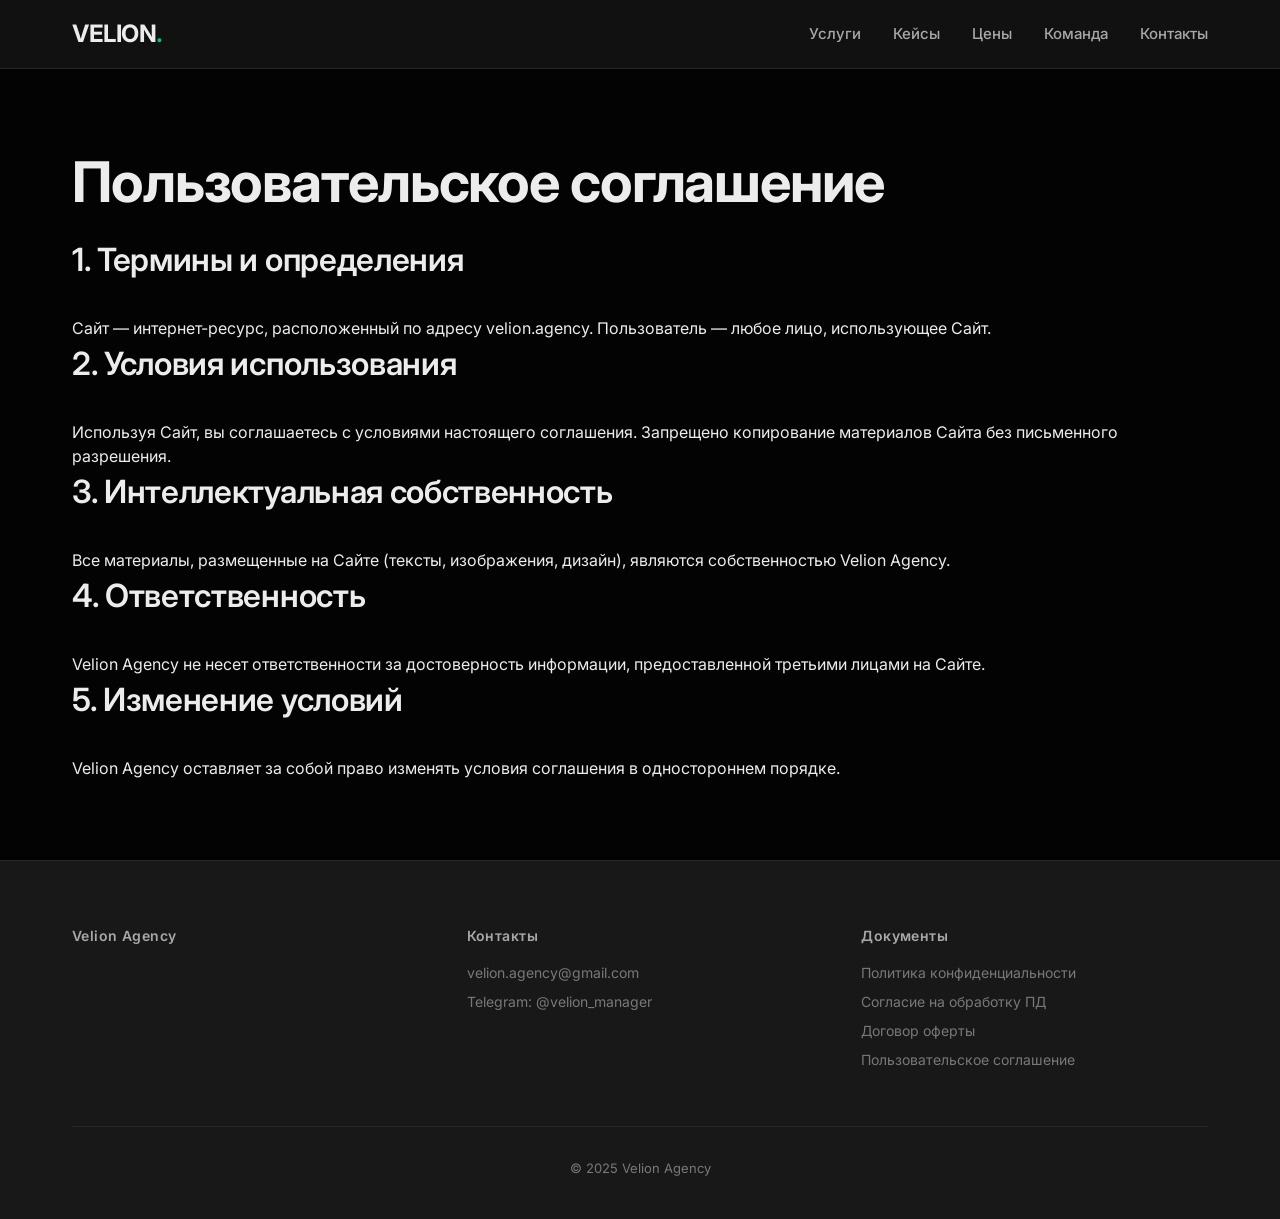
<file: terms.html>
<!DOCTYPE html>
<html lang="ru">
<head>
  <meta charset="UTF-8">
  <meta name="viewport" content="width=device-width, initial-scale=1.0">
  <title>Пользовательское соглашение — Velion Agency</title>
  <link href="https://fonts.googleapis.com/css2?family=Inter:opsz,wght@14..32,300;14..32,400;14..32,500;14..32,600;14..32,700&display=swap" rel="stylesheet">
  <link rel="stylesheet" href="styles.css">
</head>
<body>
  <header class="header">
    <div class="container">
      <nav class="nav">
        <a href="index.html" class="logo">VELION<span>.</span></a>
        <div class="nav-links" id="navLinks">
          <a href="services.html">Услуги</a>
          <a href="cases.html">Кейсы</a>
          <a href="prices.html">Цены</a>
          <a href="team.html">Команда</a>
          <a href="contacts.html">Контакты</a>
        </div>
        <button class="mobile-toggle" id="mobileToggle">☰</button>
      </nav>
    </div>
  </header>

  <main>
    <section class="section">
      <div class="container">
        <h1>Пользовательское соглашение</h1>
        
        <h2>1. Термины и определения</h2>
        <p>Сайт — интернет-ресурс, расположенный по адресу velion.agency. Пользователь — любое лицо, использующее Сайт.</p>
        
        <h2>2. Условия использования</h2>
        <p>Используя Сайт, вы соглашаетесь с условиями настоящего соглашения. Запрещено копирование материалов Сайта без письменного разрешения.</p>
        
        <h2>3. Интеллектуальная собственность</h2>
        <p>Все материалы, размещенные на Сайте (тексты, изображения, дизайн), являются собственностью Velion Agency.</p>
        
        <h2>4. Ответственность</h2>
        <p>Velion Agency не несет ответственности за достоверность информации, предоставленной третьими лицами на Сайте.</p>
        
        <h2>5. Изменение условий</h2>
        <p>Velion Agency оставляет за собой право изменять условия соглашения в одностороннем порядке.</p>
      </div>
    </section>
  </main>

  <footer class="footer">
    <div class="container">
      <div class="footer-grid">
        <div><h4>Velion Agency</h4></div>
        <div><h4>Контакты</h4><a href="mailto:velion.agency@gmail.com">velion.agency@gmail.com</a><a href="https://t.me/velion_manager">Telegram: @velion_manager</a></div>
        <div><h4>Документы</h4><a href="privacy.html">Политика конфиденциальности</a><a href="consent.html">Согласие на обработку ПД</a><a href="offer.html">Договор оферты</a><a href="terms.html">Пользовательское соглашение</a></div>
      </div>
      <div class="copyright">© 2025 Velion Agency</div>
    </div>
  </footer>
  <script src="script.js"></script>
</html>
</file>
<file: styles.css>
* {
  margin: 0;
  padding: 0;
  box-sizing: border-box;
}

:root {
  --bg: #121212;
  --bg-secondary: #1a1a1a;
  --surface: rgba(30, 30, 30, 0.85);
  --surface-hover: rgba(37, 37, 37, 0.9);
  --surface-solid: #1e1e1e;
  --border: rgba(44, 44, 44, 0.8);
  --border-light: #333333;
  --text-primary: #ececec;
  --text-secondary: #a8a8a8;
  --text-muted: #787878;
  --accent: #00cc66;
  --accent-dark: #00994d;
  --accent-light: rgba(0, 204, 102, 0.15);
  --accent-glow: rgba(0, 204, 102, 0.2);
  --shadow-sm: 0 1px 2px rgba(0, 0, 0, 0.3);
  --shadow-md: 0 4px 12px rgba(0, 0, 0, 0.4);
  --shadow-lg: 0 12px 32px rgba(0, 0, 0, 0.5);
  --radius: 16px;
  --radius-sm: 8px;
  --transition: all 0.2s cubic-bezier(0.2, 0, 0, 1);
}

body {
  background: #0a0a0a;
  color: var(--text-primary);
  font-family: 'Inter', -apple-system, BlinkMacSystemFont, 'Segoe UI', Roboto, sans-serif;
  line-height: 1.5;
  position: relative;
  min-height: 100vh;
}

/* ФОНОВОЕ ИЗОБРАЖЕНИЕ — ВАША КАРТИНКА */
body::before {
  content: '';
  position: fixed;
  top: 0;
  left: 0;
  width: 100%;
  height: 100%;
  background-image: url('https://i.postimg.cc/XJ39FkGz/Chat-GPT-Image-1-maa-2026-g-02-20-22.png');
  background-size: cover;
  background-position: center;
  background-repeat: no-repeat;
  background-attachment: fixed;
  opacity: 0.3;
  z-index: -2;
}

/* Тёмная подложка поверх фона для читаемости текста */
body::after {
  content: '';
  position: fixed;
  top: 0;
  left: 0;
  width: 100%;
  height: 100%;
  background: rgba(0, 0, 0, 0.7);
  z-index: -1;
}

.container {
  max-width: 1200px;
  margin: 0 auto;
  padding: 0 32px;
}

/* типографика */
h1 {
  font-size: 3.5rem;
  font-weight: 700;
  line-height: 1.2;
  letter-spacing: -0.02em;
  margin-bottom: 1.25rem;
  color: var(--text-primary);
}

h1 strong {
  color: var(--accent);
  font-weight: 700;
}

h2 {
  font-size: 2rem;
  font-weight: 600;
  letter-spacing: -0.01em;
  margin-bottom: 2rem;
  color: var(--text-primary);
}

h3 {
  font-size: 1.25rem;
  font-weight: 600;
  letter-spacing: -0.01em;
  margin-bottom: 0.5rem;
  color: var(--text-primary);
}

.section {
  padding: 80px 0;
  border-bottom: 1px solid var(--border);
}

.section:last-child {
  border-bottom: none;
}

/* кнопки */
.btn {
  display: inline-flex;
  align-items: center;
  justify-content: center;
  gap: 8px;
  padding: 12px 28px;
  font-weight: 500;
  font-size: 0.9375rem;
  text-decoration: none;
  border-radius: 40px;
  transition: var(--transition);
  cursor: pointer;
  border: none;
  line-height: 1;
}

.btn-primary {
  background: var(--accent);
  color: #121212;
  font-weight: 600;
}

.btn-primary:hover {
  background: var(--accent-dark);
  transform: translateY(-2px);
}

.btn-outline {
  background: transparent;
  border: 1px solid var(--border);
  color: var(--text-primary);
}

.btn-outline:hover {
  border-color: var(--accent);
  background: var(--accent-light);
  color: var(--accent);
}

/* навигация */
.header {
  position: sticky;
  top: 0;
  background: rgba(18, 18, 18, 0.95);
  backdrop-filter: blur(12px);
  border-bottom: 1px solid var(--border);
  z-index: 100;
  padding: 16px 0;
}

.nav {
  display: flex;
  justify-content: space-between;
  align-items: center;
}

.logo {
  font-size: 1.5rem;
  font-weight: 700;
  text-decoration: none;
  color: var(--text-primary);
  letter-spacing: -0.02em;
}

.logo span {
  color: var(--accent);
}

.nav-links {
  display: flex;
  gap: 32px;
  align-items: center;
}

.nav-links a {
  text-decoration: none;
  color: var(--text-secondary);
  font-size: 0.9375rem;
  font-weight: 500;
  transition: var(--transition);
}

.nav-links a:hover {
  color: var(--accent);
}

.mobile-toggle {
  display: none;
  background: none;
  border: none;
  font-size: 1.5rem;
  cursor: pointer;
  color: var(--text-primary);
}

/* hero */
.hero {
  padding: 96px 0 80px;
}

.hero-grid {
  max-width: 720px;
}

.hero-subtitle {
  font-size: 1.125rem;
  color: var(--text-secondary);
  line-height: 1.5;
  margin-top: 0.5rem;
}

/* статистика */
.stats {
  display: flex;
  gap: 48px;
  margin-top: 48px;
  flex-wrap: wrap;
}

.stat {
  text-align: left;
}

.stat h3 {
  font-size: 2rem;
  font-weight: 700;
  color: var(--text-primary);
  margin-bottom: 0.25rem;
}

.stat p {
  color: var(--text-secondary);
  font-size: 0.875rem;
}

/* карточки */
.cards-grid {
  display: grid;
  grid-template-columns: repeat(auto-fill, minmax(340px, 1fr));
  gap: 32px;
}

.card {
  background: var(--surface);
  backdrop-filter: blur(8px);
  border: 1px solid var(--border);
  border-radius: var(--radius);
  padding: 28px;
  transition: var(--transition);
}

.card:hover {
  transform: translateY(-4px);
  border-color: var(--accent);
  background: rgba(30, 30, 30, 0.95);
}

.card-badge {
  display: inline-block;
  background: var(--accent-light);
  color: var(--accent);
  font-size: 0.75rem;
  font-weight: 600;
  padding: 4px 12px;
  border-radius: 20px;
  margin-bottom: 16px;
}

.case-meta {
  font-size: 0.75rem;
  font-weight: 600;
  text-transform: uppercase;
  letter-spacing: 0.03em;
  color: var(--accent);
  margin-bottom: 12px;
  display: block;
}

.price {
  font-size: 1.5rem;
  font-weight: 700;
  color: var(--accent);
  margin: 16px 0 8px;
}

.term {
  font-size: 0.875rem;
  color: var(--text-secondary);
}

.result-badge {
  background: rgba(0, 0, 0, 0.5);
  backdrop-filter: blur(4px);
  padding: 16px;
  border-radius: var(--radius-sm);
  margin-top: 20px;
  display: flex;
  justify-content: space-between;
  flex-wrap: wrap;
  gap: 12px;
}

.result-value {
  font-weight: 700;
  font-size: 1.125rem;
  color: var(--accent);
}

/* калькулятор */
.calculator {
  background: var(--surface);
  backdrop-filter: blur(8px);
  border-radius: var(--radius-lg);
  padding: 40px;
  margin-top: 40px;
  border: 1px solid var(--border);
}

.calc-field {
  margin-bottom: 28px;
}

.calc-field label {
  display: block;
  margin-bottom: 8px;
  font-weight: 500;
  font-size: 0.875rem;
  color: var(--text-secondary);
}

select, input[type="number"], input[type="text"], textarea {
  width: 100%;
  padding: 14px 16px;
  background: rgba(0, 0, 0, 0.5);
  backdrop-filter: blur(4px);
  border: 1px solid var(--border);
  border-radius: var(--radius-sm);
  font-size: 1rem;
  font-family: inherit;
  color: var(--text-primary);
  transition: var(--transition);
}

select:focus, input:focus, textarea:focus {
  outline: none;
  border-color: var(--accent);
  box-shadow: 0 0 0 3px var(--accent-light);
}

.checkbox-group {
  display: flex;
  gap: 24px;
  flex-wrap: wrap;
}

.checkbox-group label {
  display: flex;
  align-items: center;
  gap: 8px;
  font-weight: normal;
  font-size: 0.875rem;
  cursor: pointer;
  color: var(--text-secondary);
}

.price-result {
  background: rgba(0, 0, 0, 0.5);
  backdrop-filter: blur(4px);
  padding: 28px;
  border-radius: var(--radius);
  text-align: center;
  margin: 28px 0;
  border: 1px solid var(--border);
}

.price-result .total {
  font-size: 2.5rem;
  font-weight: 700;
  color: var(--accent);
}

/* команда */
.team-grid {
  display: grid;
  grid-template-columns: repeat(auto-fill, minmax(260px, 1fr));
  gap: 40px;
}

.team-card {
  text-align: center;
  background: var(--surface);
  backdrop-filter: blur(8px);
  border-radius: var(--radius);
  padding: 28px;
  border: 1px solid var(--border);
  transition: var(--transition);
}

.team-card:hover {
  transform: translateY(-4px);
  border-color: var(--accent);
  background: rgba(30, 30, 30, 0.95);
}

.team-card img {
  width: 112px;
  height: 112px;
  border-radius: 50%;
  object-fit: cover;
  margin-bottom: 20px;
  border: 2px solid var(--accent);
}

.team-avatar {
  width: 112px;
  height: 112px;
  background: linear-gradient(135deg, var(--accent), var(--accent-dark));
  border-radius: 50%;
  margin: 0 auto 20px;
  display: flex;
  align-items: center;
  justify-content: center;
  font-size: 2rem;
  font-weight: 700;
}

/* кейсы */
.cases-grid {
  display: grid;
  grid-template-columns: repeat(auto-fill, minmax(350px, 1fr));
  gap: 40px;
}

.case-card {
  background: var(--surface);
  backdrop-filter: blur(8px);
  border-radius: var(--radius);
  padding: 28px;
  border: 1px solid var(--border);
  transition: var(--transition);
}

.case-card:hover {
  transform: translateY(-4px);
  border-color: var(--accent);
  background: rgba(30, 30, 30, 0.95);
}

.case-image {
  width: 100%;
  height: 220px;
  border-radius: 12px;
  overflow: hidden;
  margin-bottom: 24px;
}

.case-image img {
  width: 100%;
  height: 100%;
  object-fit: cover;
  transition: transform 0.3s ease;
}

.case-card:hover .case-image img {
  transform: scale(1.03);
}

.case-icon {
  width: 48px;
  height: 48px;
  background: var(--accent-light);
  border-radius: 24px;
  display: flex;
  align-items: center;
  justify-content: center;
  font-size: 1.5rem;
  margin-bottom: 24px;
}

/* контакты */
.contacts-grid {
  display: grid;
  grid-template-columns: repeat(auto-fit, minmax(320px, 1fr));
  gap: 64px;
}

.contact-info p {
  margin-bottom: 16px;
  color: var(--text-secondary);
}

.contact-info a {
  color: var(--accent);
  text-decoration: none;
}

.contact-info a:hover {
  text-decoration: underline;
}

/* футер */
.footer {
  background: rgba(26, 26, 26, 0.95);
  backdrop-filter: blur(12px);
  border-top: 1px solid var(--border);
  padding: 64px 0 40px;
}

.footer-grid {
  display: grid;
  grid-template-columns: repeat(auto-fit, minmax(220px, 1fr));
  gap: 48px;
  margin-bottom: 48px;
}

.footer h4 {
  font-size: 0.875rem;
  font-weight: 600;
  margin-bottom: 16px;
  color: var(--text-secondary);
  letter-spacing: 0.03em;
}

.footer a, .footer span {
  display: block;
  margin-bottom: 8px;
  font-size: 0.875rem;
  color: var(--text-muted);
  text-decoration: none;
  transition: var(--transition);
}

.footer a:hover {
  color: var(--accent);
  transform: translateX(4px);
}

.copyright {
  text-align: center;
  padding-top: 32px;
  border-top: 1px solid var(--border);
  color: var(--text-muted);
  font-size: 0.8125rem;
}

/* cta секция */
.cta-section {
  text-align: center;
  background: var(--surface);
  backdrop-filter: blur(8px);
  border-radius: var(--radius-lg);
  padding: 64px 48px;
  margin: 40px 0;
}

.cta-section p {
  color: var(--text-secondary);
  margin-bottom: 24px;
}

.btn-large {
  padding: 14px 36px;
  font-size: 1rem;
}

/* анимации */
.fade-up {
  opacity: 0;
  transform: translateY(24px);
  transition: opacity 0.6s ease, transform 0.6s ease;
}

.fade-up.visible {
  opacity: 1;
  transform: translateY(0);
}

/* мобилка */
@media (max-width: 768px) {
  .container {
    padding: 0 20px;
  }
  
  .nav-links {
    display: none;
    flex-direction: column;
    position: absolute;
    top: 68px;
    left: 0;
    right: 0;
    background: var(--bg-secondary);
    padding: 24px;
    gap: 20px;
    border-bottom: 1px solid var(--border);
  }
  
  .nav-links.open {
    display: flex;
  }
  
  .mobile-toggle {
    display: block;
  }
  
  h1 {
    font-size: 2.25rem;
  }
  
  h2 {
    font-size: 1.5rem;
  }
  
  .section {
    padding: 48px 0;
  }
  
  .hero {
    padding: 64px 0 48px;
  }
  
  .stats {
    gap: 24px;
  }
  
  .calculator {
    padding: 24px;
  }
  
  .cards-grid, .team-grid, .cases-grid {
    grid-template-columns: 1fr;
  }
  
  .cta-section {
    padding: 40px 24px;
  }
}

/* скролл */
::-webkit-scrollbar {
  width: 8px;
}

::-webkit-scrollbar-track {
  background: var(--border);
}

::-webkit-scrollbar-thumb {
  background: var(--accent);
  border-radius: 4px;
}

::-webkit-scrollbar-thumb:hover {
  background: var(--accent-dark);
}

/* выделение */
::selection {
  background: var(--accent-light);
  color: var(--accent);
}
</file>
